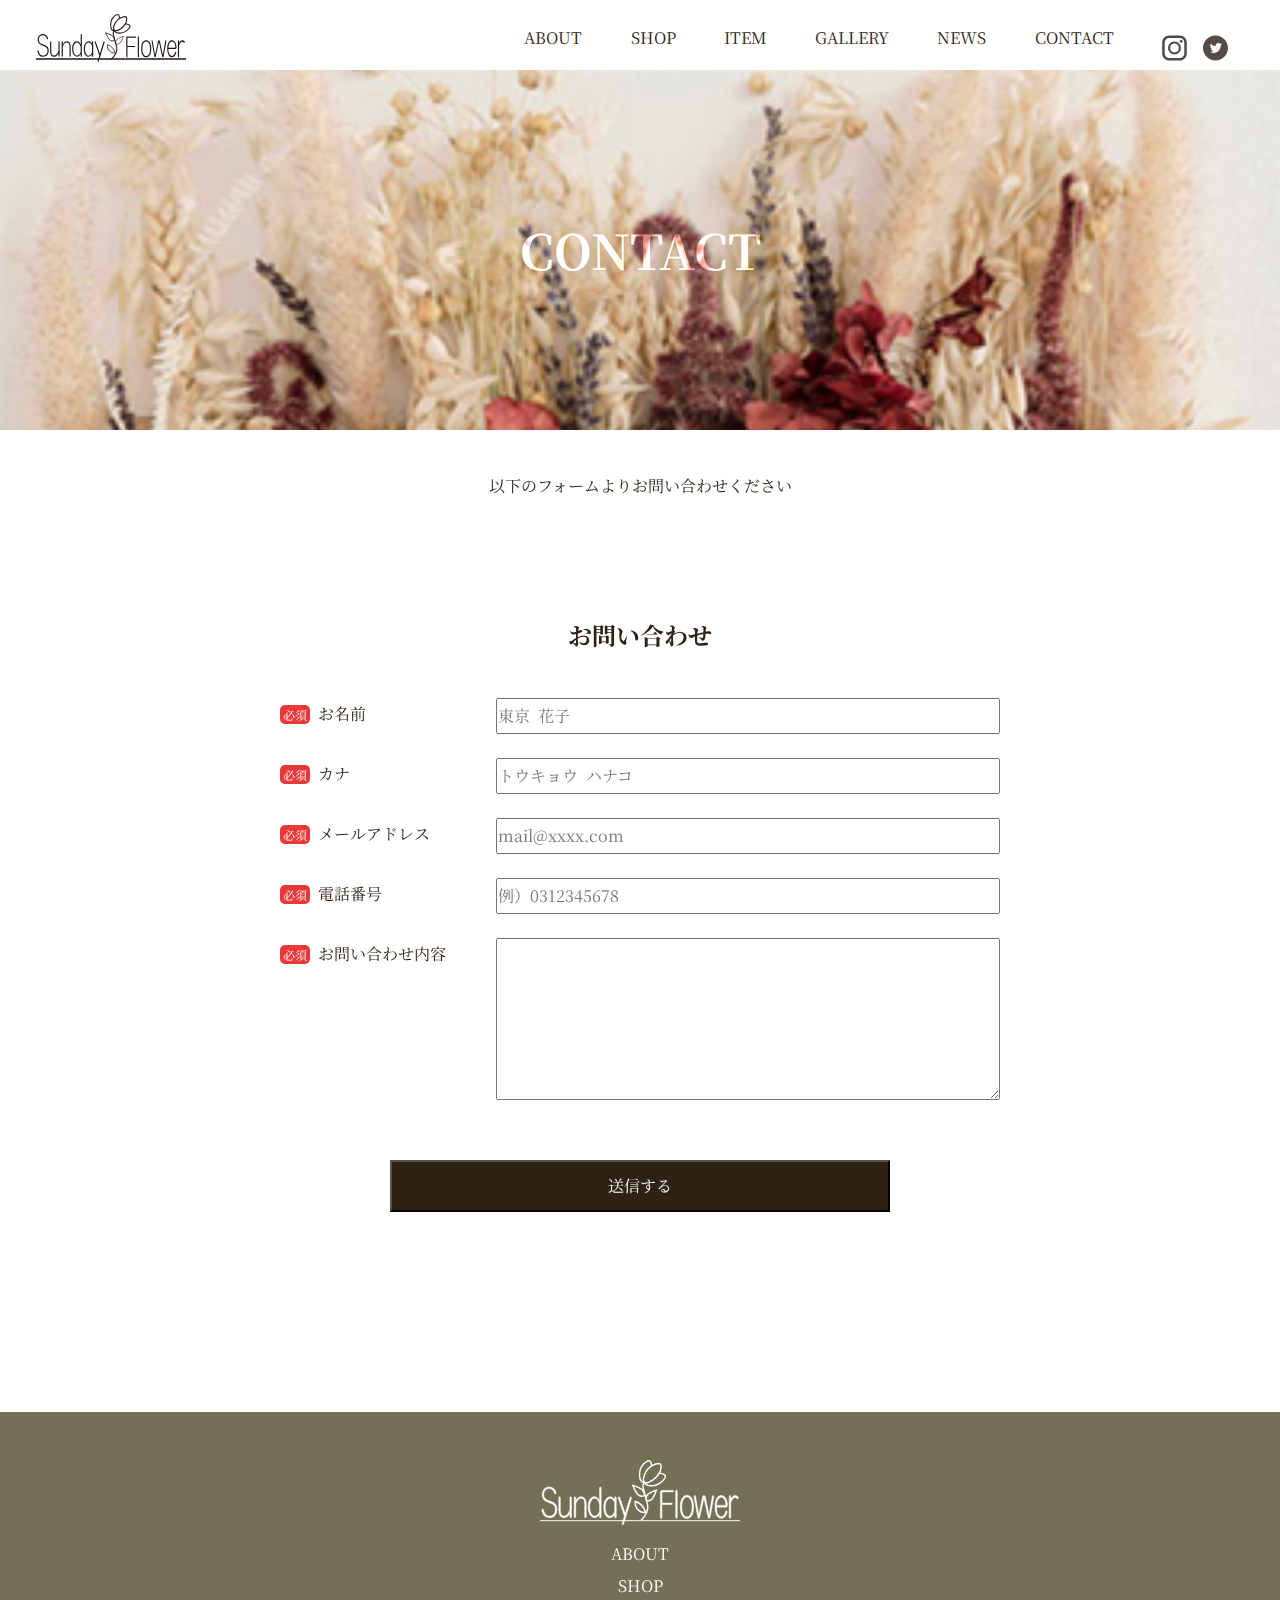
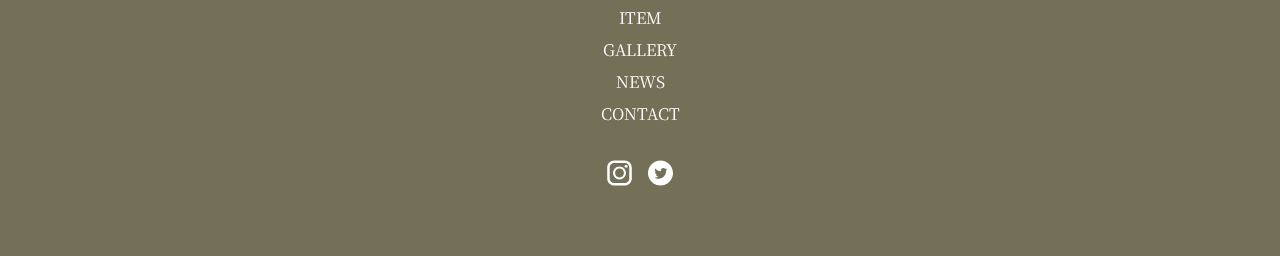
<file: contact.html>
<!DOCTYPE html>
<html lang="ja">
    <head>
        <meta charset="UTF-8" />
        <meta name="viewport" content="width=device-width, initial-scale=1.0" />
        <title>Sunday Flower</title>
        <!-- font -->
        <link rel="preconnect" href="https://fonts.googleapis.com" />
        <link rel="preconnect" href="https://fonts.gstatic.com" crossorigin />
        <link href="https://fonts.googleapis.com/css2?family=Noto+Sans+JP:wght@100..900&family=Noto+Serif+JP:wght@200..900&display=swap" rel="stylesheet" />
        <!-- css -->
        <link rel="stylesheet" href="css/common/reset.css" />
        <link rel="stylesheet" href="css/common/const.css" />
        <link rel="stylesheet" href="css/common/common.css" />
        <link rel="stylesheet" href="css/page/under.css" />
        <link rel="stylesheet" href="css/page/contact.css" />
    </head>

    <body id="top">
        <!-- ============================ -->
        <!-- ヘッダー -->
        <!-- ============================ -->
        <header>
            <div class="header_inner">
                <!-- ロゴ -->
                <div class="logo_box">
                    <a href="index.html">
                        <h1>
                            <img class="logo" src="img/icon/logo.svg" alt="" />
                        </h1>
                    </a>
                </div>
                <!-- ナビ -->
                <nav>
                    <ul>
                        <li class="nav_home"><a href="index.html#top">HOME</a></li>
                        <li class="nav_about"><a href="index.html#about">ABOUT</a></li>
                        <li class="nav_shop"><a href="index.html#shop">SHOP</a></li>
                        <li class="nav_item"><a href="item.html">ITEM</a></li>
                        <li class="nav_gallery"><a href="gallery.html">GALLERY</a></li>
                        <li class="nav_news"><a href="news.html">NEWS</a></li>
                        <li class="nav_contact"><a href="contact.html">CONTACT</a></li>
                        <li>
                            <div class="icon_box">
                                <a href="#"><img src="img/icon/insta.svg" alt="" /></a>
                                <a href="#"><img src="img/icon/x.svg" alt="" /></a>
                            </div>
                        </li>
                    </ul>
                </nav>

                <!-- ハンバーガーメニュー -->
                <div class="hum">
                    <span></span>
                    <span></span>
                    <span></span>
                </div>
            </div>
        </header>

        <!-- ============================ -->
        <!-- CONTACT メイン -->
        <!-- ============================ -->
        <main class="contact under">
            <!-- top画像 -->
            <div>
                <div class="top_box">
                    <img src="img/top/contact_top.png" alt="" />
                    <h1 class="top_title">CONTACT</h1>
                </div>
                <div class="top_text">
                    <p>以下のフォームよりお問い合わせください</p>
                </div>
            </div>

            <section>
                <div class="center">
                    <!-- 入力フォーム -->
                    <form class="form" action="" method="post">
                        <h2>お問い合わせ</h2>
                        <dl class="form_box">
                            <dt>
                                <label for="name"><span class="required">必須</span>お名前</label>
                            </dt>
                            <dd><input type="text" id="name" name="name" value="" placeholder="東京  花子" required /></dd>
                        </dl>
                        <dl class="form_box">
                            <dt>
                                <label for="kana"><span class="required">必須</span>カナ</label>
                            </dt>
                            <dd><input type="text" id="kana" name="kana" value="" placeholder="トウキョウ  ハナコ" required /></dd>
                        </dl>
                        <dl class="form_box">
                            <dt>
                                <label for="email"><span class="required">必須</span>メールアドレス</label>
                            </dt>
                            <dd><input type="email" id="email" name="email" value="" placeholder="mail@xxxx.com" data-conv-half-alphanumeric="true" required /></dd>
                        </dl>
                        <dl class="form_box">
                            <dt>
                                <label for="phone"><span class="required">必須</span>電話番号</label>
                            </dt>
                            <dd><input type="tel" id="phone" name="phone" value="" placeholder="例）0312345678" required /></dd>
                        </dl>
                        <dl class="form_box">
                            <dt>
                                <label for="detail"><span class="required">必須</span>お問い合わせ内容</label>
                            </dt>
                            <dd><textarea id="detail" name="detail" rows="5"></textarea></dd>
                        </dl>
                        <input type="submit" class="btn" value="送信する" />
                    </form>
                </div>
            </section>
        </main>

        <!-- ============================ -->
        <!-- フッター -->
        <!-- ============================ -->
        <footer>
            <div class="footer_inner">
                <!-- ロゴ -->
                <div class="logo_box">
                    <a href="index.html">
                        <h1>
                            <img class="logo" src="img/icon/logo_w.svg" alt="" />
                        </h1>
                    </a>
                </div>
                <!-- ナビ -->
                <nav>
                    <ul>
                        <li class="nav_home"><a href="index.html#top">HOME</a></li>
                        <li class="nav_about"><a href="index.html#about">ABOUT</a></li>
                        <li class="nav_shop"><a href="index.html#shop">SHOP</a></li>
                        <li class="nav_item"><a href="item.html">ITEM</a></li>
                        <li class="nav_gallery"><a href="gallery.html">GALLERY</a></li>
                        <li class="nav_news"><a href="news.html">NEWS</a></li>
                        <li class="nav_contact"><a href="contact.html">CONTACT</a></li>
                        <li>
                            <div class="icon_box">
                                <a href="#"><img src="img/icon/insta_w.svg" alt="" /></a>
                                <a href="#"><img src="img/icon/x_w.svg" alt="" /></a>
                            </div>
                        </li>
                    </ul>
                </nav>
            </div>
        </footer>

        <!-- jquery -->
        <script src="https://ajax.googleapis.com/ajax/libs/jquery/3.3.1/jquery.min.js"></script>
        <!-- js -->
        <script src="js/main.js"></script>
    </body>
</html>
</file>
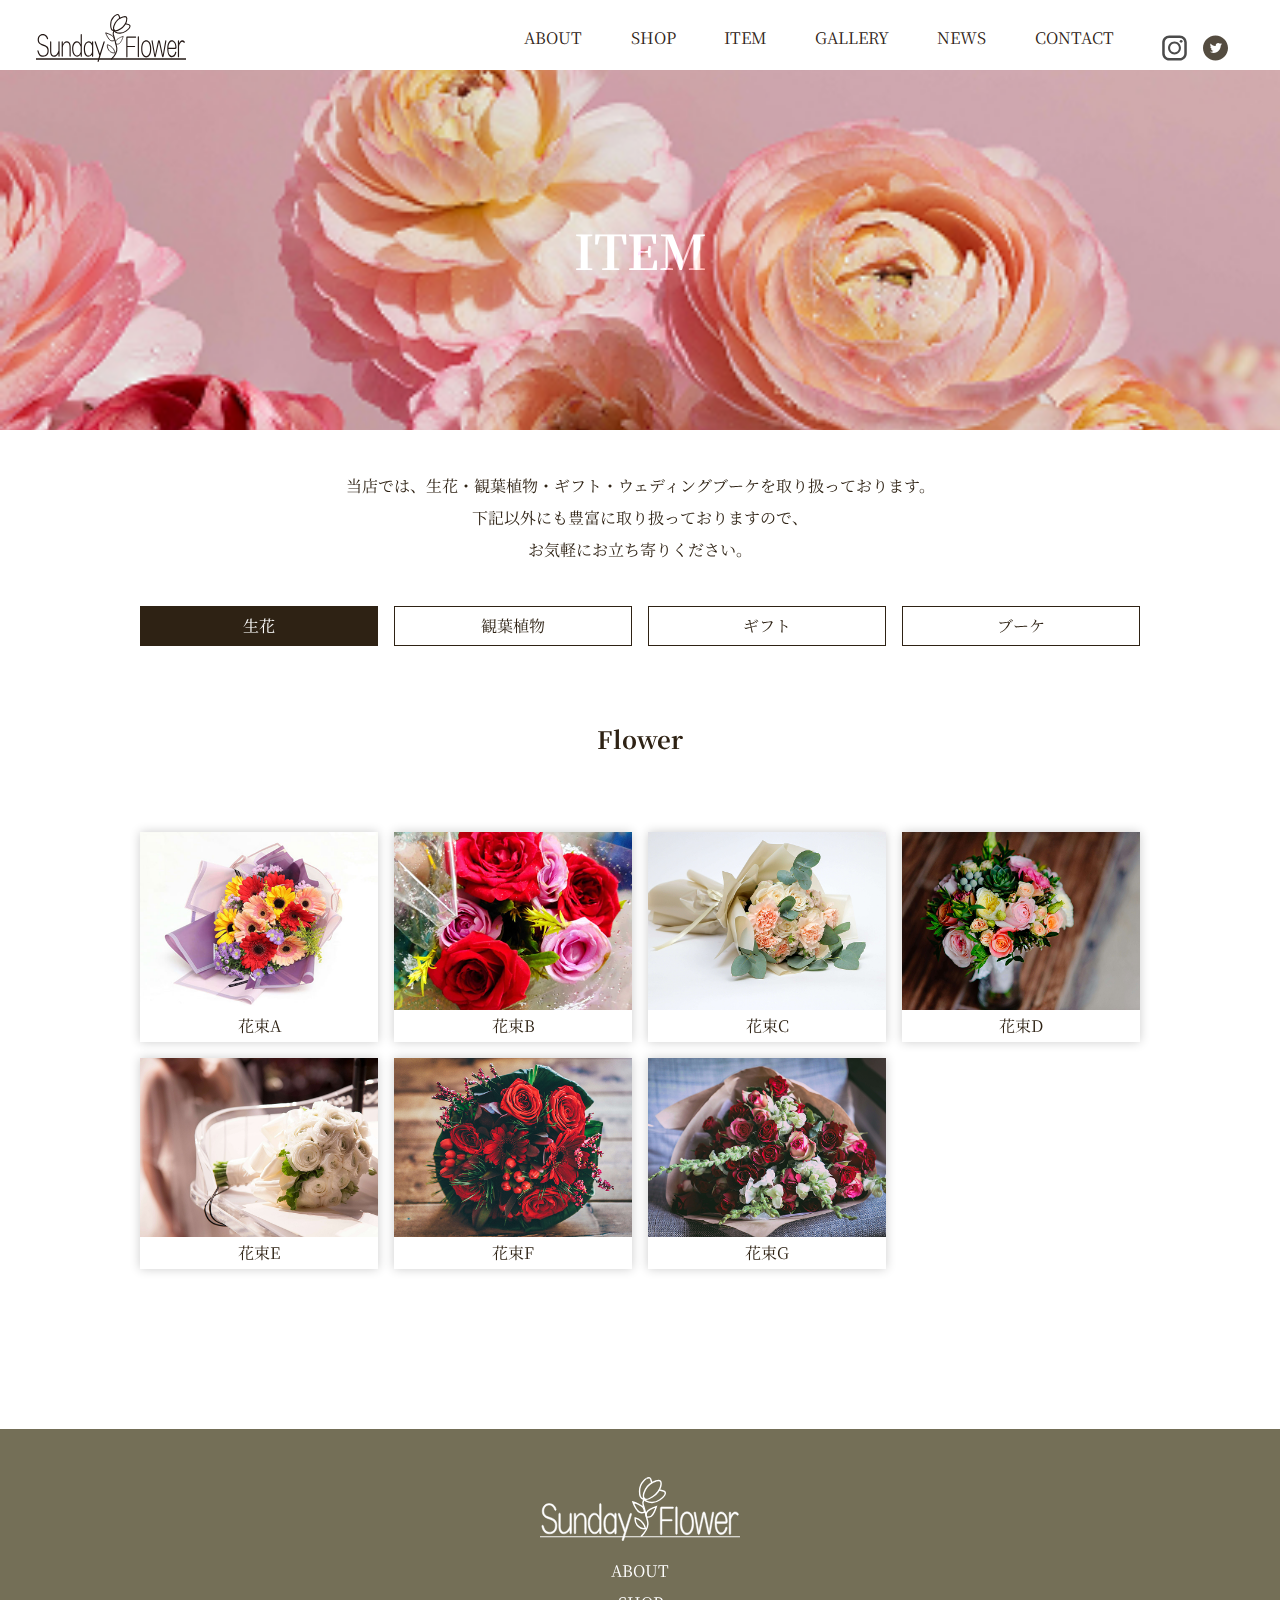
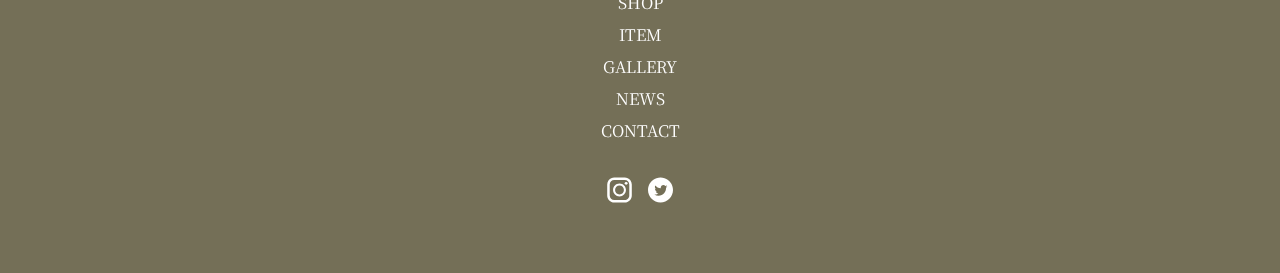
<file: item.html>
<!DOCTYPE html>
<html lang="ja">
    <head>
        <meta charset="UTF-8" />
        <meta name="viewport" content="width=device-width, initial-scale=1.0" />
        <title>Sunday Flower</title>
        <!-- font -->
        <link rel="preconnect" href="https://fonts.googleapis.com" />
        <link rel="preconnect" href="https://fonts.gstatic.com" crossorigin />
        <link href="https://fonts.googleapis.com/css2?family=Noto+Sans+JP:wght@100..900&family=Noto+Serif+JP:wght@200..900&display=swap" rel="stylesheet" />
        <!-- css -->
        <link rel="stylesheet" href="css/common/reset.css" />
        <link rel="stylesheet" href="css/common/const.css" />
        <link rel="stylesheet" href="css/common/common.css" />
        <link rel="stylesheet" href="css/page/under.css" />
        <link rel="stylesheet" href="css/page/item.css" />
    </head>

    <body id="top">
        <!-- ============================ -->
        <!-- ヘッダー -->
        <!-- ============================ -->
        <header>
            <div class="header_inner">
                <!-- ロゴ -->
                <div class="logo_box">
                    <a href="index.html">
                        <h1>
                            <img class="logo" src="img/icon/logo.svg" alt="" />
                        </h1>
                    </a>
                </div>
                <!-- ナビ -->
                <nav>
                    <ul>
                        <li class="nav_home"><a href="index.html#top">HOME</a></li>
                        <li class="nav_about"><a href="index.html#about">ABOUT</a></li>
                        <li class="nav_shop"><a href="index.html#shop">SHOP</a></li>
                        <li class="nav_item"><a href="item.html">ITEM</a></li>
                        <li class="nav_gallery"><a href="gallery.html">GALLERY</a></li>
                        <li class="nav_news"><a href="news.html">NEWS</a></li>
                        <li class="nav_contact"><a href="contact.html">CONTACT</a></li>
                        <li>
                            <div class="icon_box">
                                <a href="#"><img src="img/icon/insta.svg" alt="" /></a>
                                <a href="#"><img src="img/icon/x.svg" alt="" /></a>
                            </div>
                        </li>
                    </ul>
                </nav>

                <!-- ハンバーガーメニュー -->
                <div class="hum">
                    <span></span>
                    <span></span>
                    <span></span>
                </div>
            </div>
        </header>

        <!-- ============================ -->
        <!-- ITEM メイン -->
        <!-- ============================ -->
        <main class="item under">
            <!-- top画像 -->
            <div>
                <div class="top_box">
                    <img src="img/top/item_top.jpg" alt="" />
                    <h1 class="top_title">ITEM</h1>
                </div>
                <div class="top_text">
                    <p>当店では、生花・観葉植物・ギフト・ウェディングブーケを取り扱っております。</p>
                    <p>下記以外にも豊富に取り扱っておりますので、</p>
                    <p>お気軽にお立ち寄りください。</p>
                </div>
            </div>

            <div class="tab_container">
                <!-- <div class="tab_name"> -->
                <input type="radio" id="flower" name="tab" checked />
                <label for="flower"><span>生花</span></label>
                <input type="radio" id="plants" name="tab" />
                <label for="plants"><span>観葉植物</span></label>
                <input type="radio" id="gift" name="tab" />
                <label for="gift"><span>ギフト</span></label>
                <input type="radio" id="bouquet" name="tab" />
                <label for="bouquet"><span>ブーケ</span></label>
                <!-- </div> -->
            </div>

            <!--------------------------Flower  ------------------------------------------------>
            <section id="flower_contents" class="tab_contents">
                <h2 class="title">Flower</h2>
                <!--画像のリスト-->
                <div class="item_box">
                    <figure>
                        <a href="item_01.html">
                            <div class="img_box">
                                <img src="img/item/item_01.png" alt="" />
                            </div>
                            <figcaption>花束A</figcaption>
                        </a>
                    </figure>
                    <figure>
                        <a href="#">
                            <div class="img_box">
                                <img src="img/item/item_02.png" alt="" />
                            </div>
                            <figcaption>花束B</figcaption>
                        </a>
                    </figure>
                    <figure>
                        <a href="#">
                            <div class="img_box">
                                <img src="img/item/item_03.png" alt="" />
                            </div>
                            <figcaption>花束C</figcaption>
                        </a>
                    </figure>
                    <figure>
                        <a href="#">
                            <div class="img_box">
                                <img src="img/item/item_04.png" alt="" />
                            </div>
                            <figcaption>花束D</figcaption>
                        </a>
                    </figure>
                    <figure>
                        <a href="#">
                            <div class="img_box">
                                <img src="img/item/item_05.png" alt="" />
                            </div>
                            <figcaption>花束E</figcaption>
                        </a>
                    </figure>
                    <figure>
                        <a href="#">
                            <div class="img_box">
                                <img src="img/item/item_06.png" alt="" />
                            </div>
                            <figcaption>花束F</figcaption>
                        </a>
                    </figure>
                    <figure>
                        <a href="#">
                            <div class="img_box">
                                <img src="img/item/item_07.png" alt="" />
                            </div>
                            <figcaption>花束G</figcaption>
                        </a>
                    </figure>
                </div>
            </section>
            <!--------------------------plants  ------------------------------------------------>
            <section id="plants_contents" class="tab_contents">
                <h2 class="title">plants</h2>
                <!--画像のリスト-->
                <div class="item_box">
                    <figure>
                        <a href="#">
                            <div class="img_box">
                                <img src="img/item/plants_01.png" alt="" />
                            </div>
                            <figcaption>観葉植物A</figcaption>
                        </a>
                    </figure>
                    <figure>
                        <a href="#">
                            <div class="img_box">
                                <img src="img/item/plants_02.png" alt="" />
                            </div>
                            <figcaption>観葉植物B</figcaption>
                        </a>
                    </figure>
                    <figure>
                        <a href="#">
                            <div class="img_box">
                                <img src="img/item/plants_03.png" alt="" />
                            </div>
                            <figcaption>観葉植物C</figcaption>
                        </a>
                    </figure>
                    <figure>
                        <a href="#">
                            <div class="img_box">
                                <img src="img/item/plants_04.png" alt="" />
                            </div>
                            <figcaption>観葉植物D</figcaption>
                        </a>
                    </figure>
                </div>
            </section>
            <!--------------------------gift  ------------------------------------------------>
            <section id="gift_contents" class="tab_contents">
                <h2 class="title">gift</h2>
                <!--画像のリスト-->
                <div class="item_box">
                    <figure>
                        <a href="#">
                            <div class="img_box">
                                <img src="img/item/gift_01.png" alt="" />
                            </div>
                            <figcaption>ギフトA</figcaption>
                        </a>
                    </figure>
                    <figure>
                        <a href="#">
                            <div class="img_box">
                                <img src="img/item/gift_02.png" alt="" />
                            </div>
                            <figcaption>ギフトB</figcaption>
                        </a>
                    </figure>
                    <figure>
                        <a href="#">
                            <div class="img_box">
                                <img src="img/item/gift_03.png" alt="" />
                            </div>
                            <figcaption>ギフトC</figcaption>
                        </a>
                    </figure>
                    <figure>
                        <a href="#">
                            <div class="img_box">
                                <img src="img/item/gift_04.png" alt="" />
                            </div>
                            <figcaption>ギフトD</figcaption>
                        </a>
                    </figure>
                    <figure>
                        <a href="#">
                            <div class="img_box">
                                <img src="img/item/gift_05.png" alt="" />
                            </div>
                            <figcaption>ギフトE</figcaption>
                        </a>
                    </figure>
                </div>
            </section>
            <!--------------------------bouquet  ------------------------------------------------>
            <section id="bouquet_contents" class="tab_contents">
                <h2 class="title">bouquet</h2>
                <!--画像のリスト-->
                <div class="item_box">
                    <figure>
                        <a href="#">
                            <div class="img_box">
                                <img src="img/item/bouquet_01.png" alt="" />
                            </div>
                            <figcaption>ブーケA</figcaption>
                        </a>
                    </figure>
                    <figure>
                        <a href="#">
                            <div class="img_box">
                                <img src="img/item/bouquet_02.png" alt="" />
                            </div>
                            <figcaption>ブーケB</figcaption>
                        </a>
                    </figure>
                    <figure>
                        <a href="#">
                            <div class="img_box">
                                <img src="img/item/bouquet_03.png" alt="" />
                            </div>
                            <figcaption>ブーケC</figcaption>
                        </a>
                    </figure>
                    <figure>
                        <a href="#">
                            <div class="img_box">
                                <img src="img/item/bouquet_04.png" alt="" />
                            </div>
                            <figcaption>ブーケD</figcaption>
                        </a>
                    </figure>
                    <figure>
                        <a href="#">
                            <div class="img_box">
                                <img src="img/item/bouquet_05.png" alt="" />
                            </div>
                            <figcaption>ブーケE</figcaption>
                        </a>
                    </figure>
                    <figure>
                        <a href="#">
                            <div class="img_box">
                                <img src="img/item/bouquet_06.png" alt="" />
                            </div>
                            <figcaption>ブーケF</figcaption>
                        </a>
                    </figure>
                    <figure>
                        <a href="#">
                            <div class="img_box">
                                <img src="img/item/bouquet_07.png" alt="" />
                            </div>
                            <figcaption>ブーケG</figcaption>
                        </a>
                    </figure>
                    <figure>
                        <a href="#">
                            <div class="img_box">
                                <img src="img/item/bouquet_08.png" alt="" />
                            </div>
                            <figcaption>ブーケH</figcaption>
                        </a>
                    </figure>
                </div>
            </section>
        </main>

        <!-- ============================ -->
        <!-- フッター -->
        <!-- ============================ -->
        <footer>
            <div class="footer_inner">
                <!-- ロゴ -->
                <div class="logo_box">
                    <a href="index.html">
                        <h1>
                            <img class="logo" src="img/icon/logo_w.svg" alt="" />
                        </h1>
                    </a>
                </div>
                <!-- ナビ -->
                <nav>
                    <ul>
                        <li class="nav_home"><a href="index.html#top">HOME</a></li>
                        <li class="nav_about"><a href="index.html#about">ABOUT</a></li>
                        <li class="nav_shop"><a href="index.html#shop">SHOP</a></li>
                        <li class="nav_item"><a href="item.html">ITEM</a></li>
                        <li class="nav_gallery"><a href="gallery.html">GALLERY</a></li>
                        <li class="nav_news"><a href="news.html">NEWS</a></li>
                        <li class="nav_contact"><a href="contact.html">CONTACT</a></li>
                        <li>
                            <div class="icon_box">
                                <a href="#"><img src="img/icon/insta_w.svg" alt="" /></a>
                                <a href="#"><img src="img/icon/x_w.svg" alt="" /></a>
                            </div>
                        </li>
                    </ul>
                </nav>
            </div>
        </footer>

        <!-- jquery -->
        <script src="https://ajax.googleapis.com/ajax/libs/jquery/3.3.1/jquery.min.js"></script>
        <!-- js -->
        <script src="js/main.js"></script>
    </body>
</html>
</file>
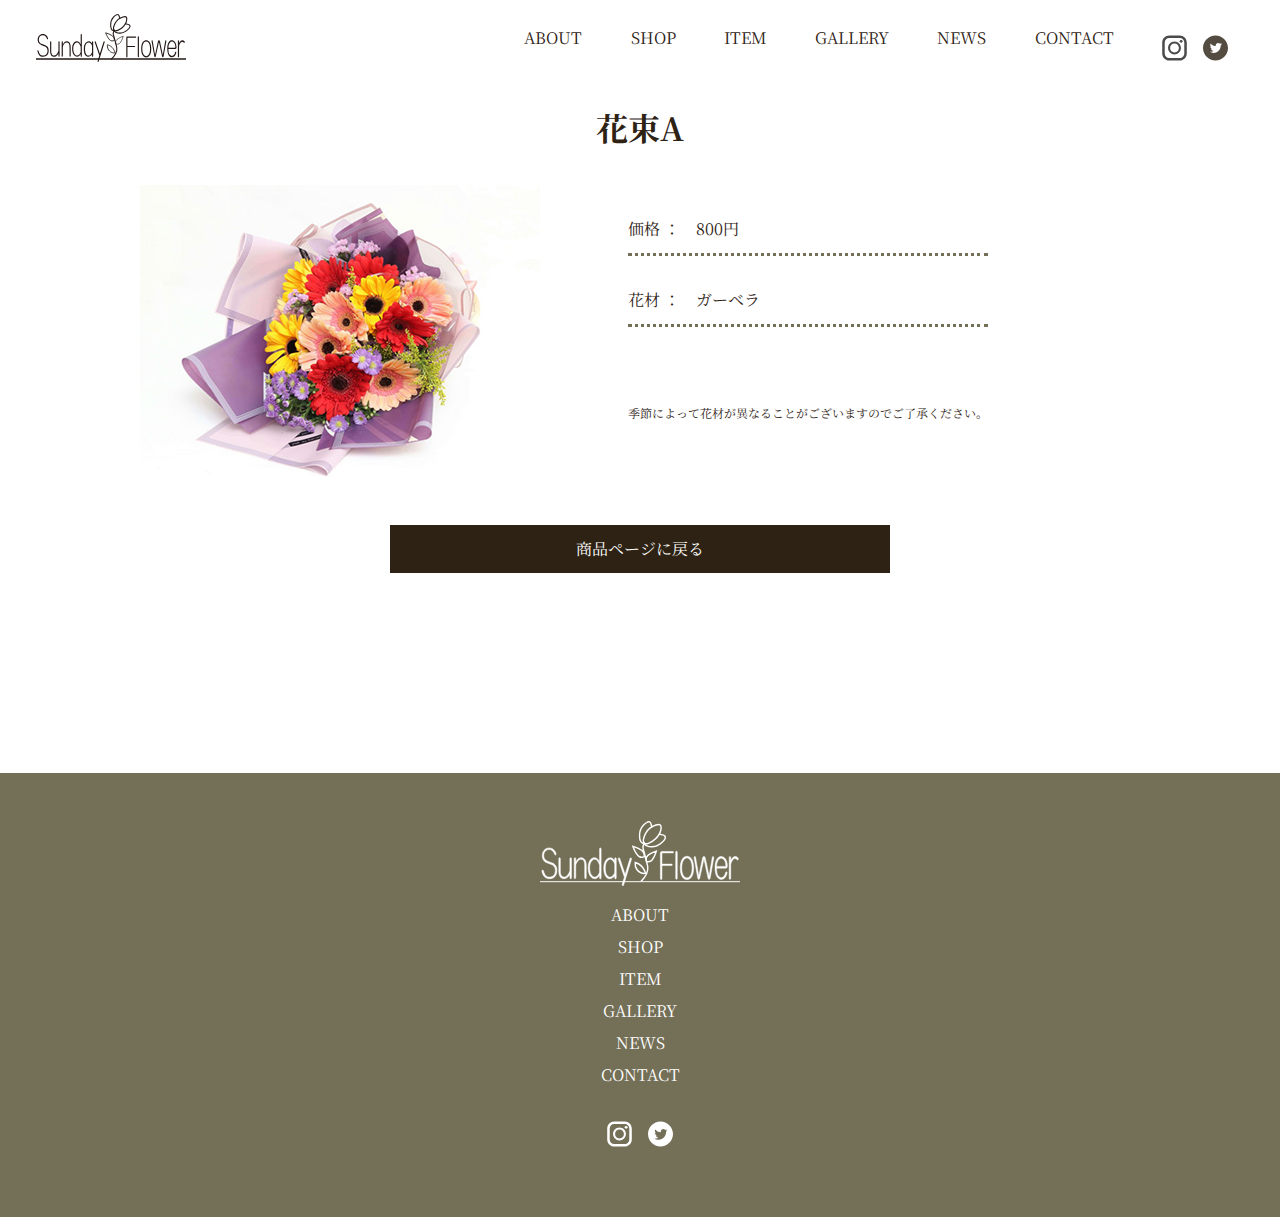
<file: item_01.html>
<!DOCTYPE html>
<html lang="ja">
    <head>
        <meta charset="UTF-8" />
        <meta name="viewport" content="width=device-width, initial-scale=1.0" />
        <title>Sunday Flower</title>
        <!-- font -->
        <link rel="preconnect" href="https://fonts.googleapis.com" />
        <link rel="preconnect" href="https://fonts.gstatic.com" crossorigin />
        <link href="https://fonts.googleapis.com/css2?family=Noto+Sans+JP:wght@100..900&family=Noto+Serif+JP:wght@200..900&display=swap" rel="stylesheet" />
        <!-- css -->
        <link rel="stylesheet" href="css/common/reset.css" />
        <link rel="stylesheet" href="css/common/const.css" />
        <link rel="stylesheet" href="css/common/common.css" />
        <link rel="stylesheet" href="css/page/item_single.css" />
    </head>

    <body id="top">
        <!-- ============================ -->
        <!-- ヘッダー -->
        <!-- ============================ -->
        <header>
            <div class="header_inner">
                <!-- ロゴ -->
                <div class="logo_box">
                    <a href="index.html">
                        <h1>
                            <img class="logo" src="img/icon/logo.svg" alt="" />
                        </h1>
                    </a>
                </div>
                <!-- ナビ -->
                <nav>
                    <ul>
                        <li class="nav_home"><a href="index.html#top">HOME</a></li>
                        <li class="nav_about"><a href="index.html#about">ABOUT</a></li>
                        <li class="nav_shop"><a href="index.html#shop">SHOP</a></li>
                        <li class="nav_item"><a href="item.html">ITEM</a></li>
                        <li class="nav_gallery"><a href="gallery.html">GALLERY</a></li>
                        <li class="nav_news"><a href="news.html">NEWS</a></li>
                        <li class="nav_contact"><a href="contact.html">CONTACT</a></li>
                        <li>
                            <div class="icon_box">
                                <a href="#"><img src="img/icon/insta.svg" alt="" /></a>
                                <a href="#"><img src="img/icon/x.svg" alt="" /></a>
                            </div>
                        </li>
                    </ul>
                </nav>

                <!-- ハンバーガーメニュー -->
                <div class="hum">
                    <span></span>
                    <span></span>
                    <span></span>
                </div>
            </div>
        </header>

        <!-- ============================ -->
        <!-- ITEM 個別 メイン -->
        <!-- ============================ -->
        <main>
            <section class="flower_under">
                <h1 class="center">花束A</h1>
                <div class="flower_under_box">
                    <img src="img/item/item_01.png" alt="" />
                    <div>
                        <dl>
                            <dt>価格 ：</dt>
                            <dd>800円</dd>
                        </dl>
                        <dl>
                            <dt>花材 ：</dt>
                            <dd>ガーベラ</dd>
                        </dl>
                        <p>季節によって花材が異なることがございますのでご了承ください。</p>
                    </div>
                </div>
                <a class="btn" href="item.html#title">商品ページに戻る</a>
            </section>
        </main>

        <!-- ============================ -->
        <!-- フッター -->
        <!-- ============================ -->
        <footer>
            <div class="footer_inner">
                <!-- ロゴ -->
                <div class="logo_box">
                    <a href="index.html">
                        <h1>
                            <img class="logo" src="img/icon/logo_w.svg" alt="" />
                        </h1>
                    </a>
                </div>
                <!-- ナビ -->
                <nav>
                    <ul>
                        <li class="nav_home"><a href="index.html#top">HOME</a></li>
                        <li class="nav_about"><a href="index.html#about">ABOUT</a></li>
                        <li class="nav_shop"><a href="index.html#shop">SHOP</a></li>
                        <li class="nav_item"><a href="item.html">ITEM</a></li>
                        <li class="nav_gallery"><a href="gallery.html">GALLERY</a></li>
                        <li class="nav_news"><a href="news.html">NEWS</a></li>
                        <li class="nav_contact"><a href="contact.html">CONTACT</a></li>
                        <li>
                            <div class="icon_box">
                                <a href="#"><img src="img/icon/insta_w.svg" alt="" /></a>
                                <a href="#"><img src="img/icon/x_w.svg" alt="" /></a>
                            </div>
                        </li>
                    </ul>
                </nav>
            </div>
        </footer>

        <!-- jquery -->
        <script src="https://ajax.googleapis.com/ajax/libs/jquery/3.3.1/jquery.min.js"></script>
        <!-- js -->
        <script src="js/main.js"></script>
    </body>
</html>
</file>
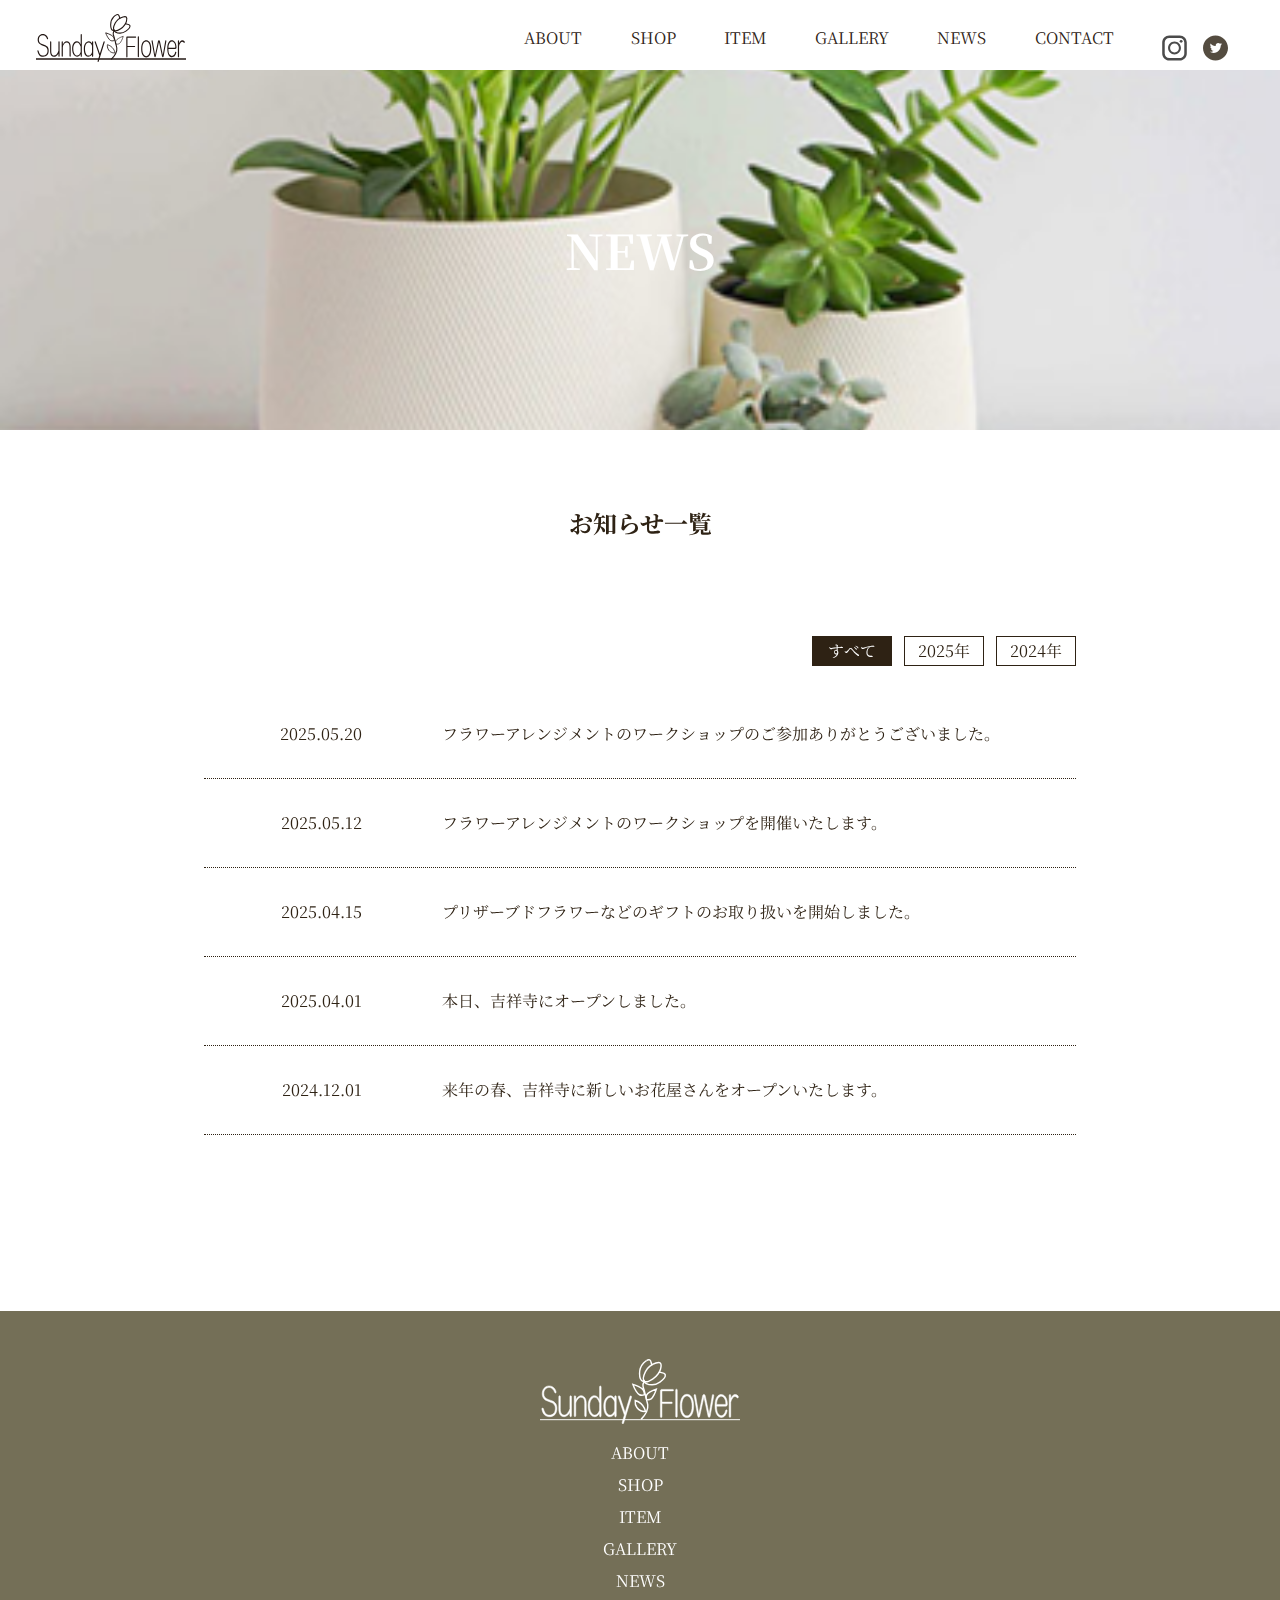
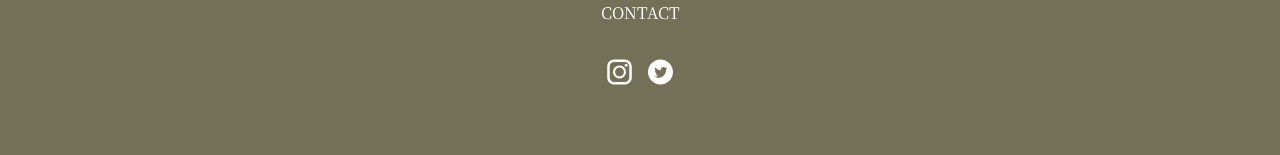
<file: news.html>
<!DOCTYPE html>
<html lang="ja">
    <head>
        <meta charset="UTF-8" />
        <meta name="viewport" content="width=device-width, initial-scale=1.0" />
        <title>Sunday Flower</title>
        <!-- font -->
        <link rel="preconnect" href="https://fonts.googleapis.com" />
        <link rel="preconnect" href="https://fonts.gstatic.com" crossorigin />
        <link href="https://fonts.googleapis.com/css2?family=Noto+Sans+JP:wght@100..900&family=Noto+Serif+JP:wght@200..900&display=swap" rel="stylesheet" />
        <!-- css -->
        <link rel="stylesheet" href="css/common/reset.css" />
        <link rel="stylesheet" href="css/common/const.css" />
        <link rel="stylesheet" href="css/common/common.css" />
        <link rel="stylesheet" href="css/page/under.css" />
        <link rel="stylesheet" href="css/page/news.css" />
    </head>

    <body id="top">
        <!-- ============================ -->
        <!-- ヘッダー -->
        <!-- ============================ -->
        <header>
            <div class="header_inner">
                <!-- ロゴ -->
                <div class="logo_box">
                    <a href="index.html">
                        <h1>
                            <img class="logo" src="img/icon/logo.svg" alt="" />
                        </h1>
                    </a>
                </div>
                <!-- ナビ -->
                <nav>
                    <ul>
                        <li class="nav_home"><a href="#top">HOME</a></li>
                        <li class="nav_about"><a href="index.html#about">ABOUT</a></li>
                        <li class="nav_shop"><a href="index.html#shop">SHOP</a></li>
                        <li class="nav_item"><a href="item.html">ITEM</a></li>
                        <li class="nav_gallery"><a href="gallery.html">GALLERY</a></li>
                        <li class="nav_news"><a href="news.html">NEWS</a></li>
                        <li class="nav_contact"><a href="contact.html">CONTACT</a></li>
                        <li>
                            <div class="icon_box">
                                <a href="#"><img src="img/icon/insta.svg" alt="" /></a>
                                <a href="#"><img src="img/icon/x.svg" alt="" /></a>
                            </div>
                        </li>
                    </ul>
                </nav>

                <!-- ハンバーガーメニュー -->
                <div class="hum">
                    <span></span>
                    <span></span>
                    <span></span>
                </div>
            </div>
        </header>

        <!-- ============================ -->
        <!-- NEWS メイン -->
        <!-- ============================ -->
        <main class="news under">
            <!-- top画像 -->
            <div>
                <div class="top_box">
                    <img src="img/top/news_top.png" alt="" />
                    <h1 class="top_title">NEWS</h1>
                </div>
            </div>

            <section>
                <h2>お知らせ一覧</h2>
                <div class="category right">
                    <a class="year on" href="#">すべて</a>
                    <a class="year" href="#">2025年</a>
                    <a class="year" href="#">2024年</a>
                </div>

                <div class="center">
                    <a href="news_01.html">
                        <dl class="news_box">
                            <dt class="news_date">2025.05.20</dt>
                            <dd class="news_text">フラワーアレンジメントのワークショップのご参加ありがとうございました。</dd>
                        </dl>
                    </a>
                    <a href="#">
                        <dl class="news_box">
                            <dt class="news_date">2025.05.12</dt>
                            <dd class="news_text">フラワーアレンジメントのワークショップを開催いたします。</dd>
                        </dl>
                    </a>
                    <a href="#">
                        <dl class="news_box">
                            <dt class="news_date">2025.04.15</dt>
                            <dd class="news_text">プリザーブドフラワーなどのギフトのお取り扱いを開始しました。</dd>
                        </dl>
                    </a>
                    <a href="#">
                        <dl class="news_box">
                            <dt class="news_date">2025.04.01</dt>
                            <dd class="news_text">本日、吉祥寺にオープンしました。</dd>
                        </dl>
                    </a>
                    <a href="#">
                        <dl class="news_box">
                            <dt class="news_date">2024.12.01</dt>
                            <dd class="news_text">来年の春、吉祥寺に新しいお花屋さんをオープンいたします。</dd>
                        </dl>
                    </a>
                </div>
            </section>
        </main>

        <!-- ============================ -->
        <!-- フッター -->
        <!-- ============================ -->
        <footer>
            <div class="footer_inner">
                <!-- ロゴ -->
                <div class="logo_box">
                    <a href="index.html">
                        <h1>
                            <img class="logo" src="img/icon/logo_w.svg" alt="" />
                        </h1>
                    </a>
                </div>
                <!-- ナビ -->
                <nav>
                    <ul>
                        <li class="nav_home"><a href="index.html#top">HOME</a></li>
                        <li class="nav_about"><a href="index.html#about">ABOUT</a></li>
                        <li class="nav_shop"><a href="index.html#shop">SHOP</a></li>
                        <li class="nav_item"><a href="item.html">ITEM</a></li>
                        <li class="nav_gallery"><a href="gallery.html">GALLERY</a></li>
                        <li class="nav_news"><a href="news.html">NEWS</a></li>
                        <li class="nav_contact"><a href="contact.html">CONTACT</a></li>
                        <li>
                            <div class="icon_box">
                                <a href="#"><img src="img/icon/insta_w.svg" alt="" /></a>
                                <a href="#"><img src="img/icon/x_w.svg" alt="" /></a>
                            </div>
                        </li>
                    </ul>
                </nav>
            </div>
        </footer>

        <!-- jquery -->
        <script src="https://ajax.googleapis.com/ajax/libs/jquery/3.3.1/jquery.min.js"></script>
        <!-- js -->
        <script src="js/main.js"></script>
        <script src="js/news.js"></script>
    </body>
</html>
</file>
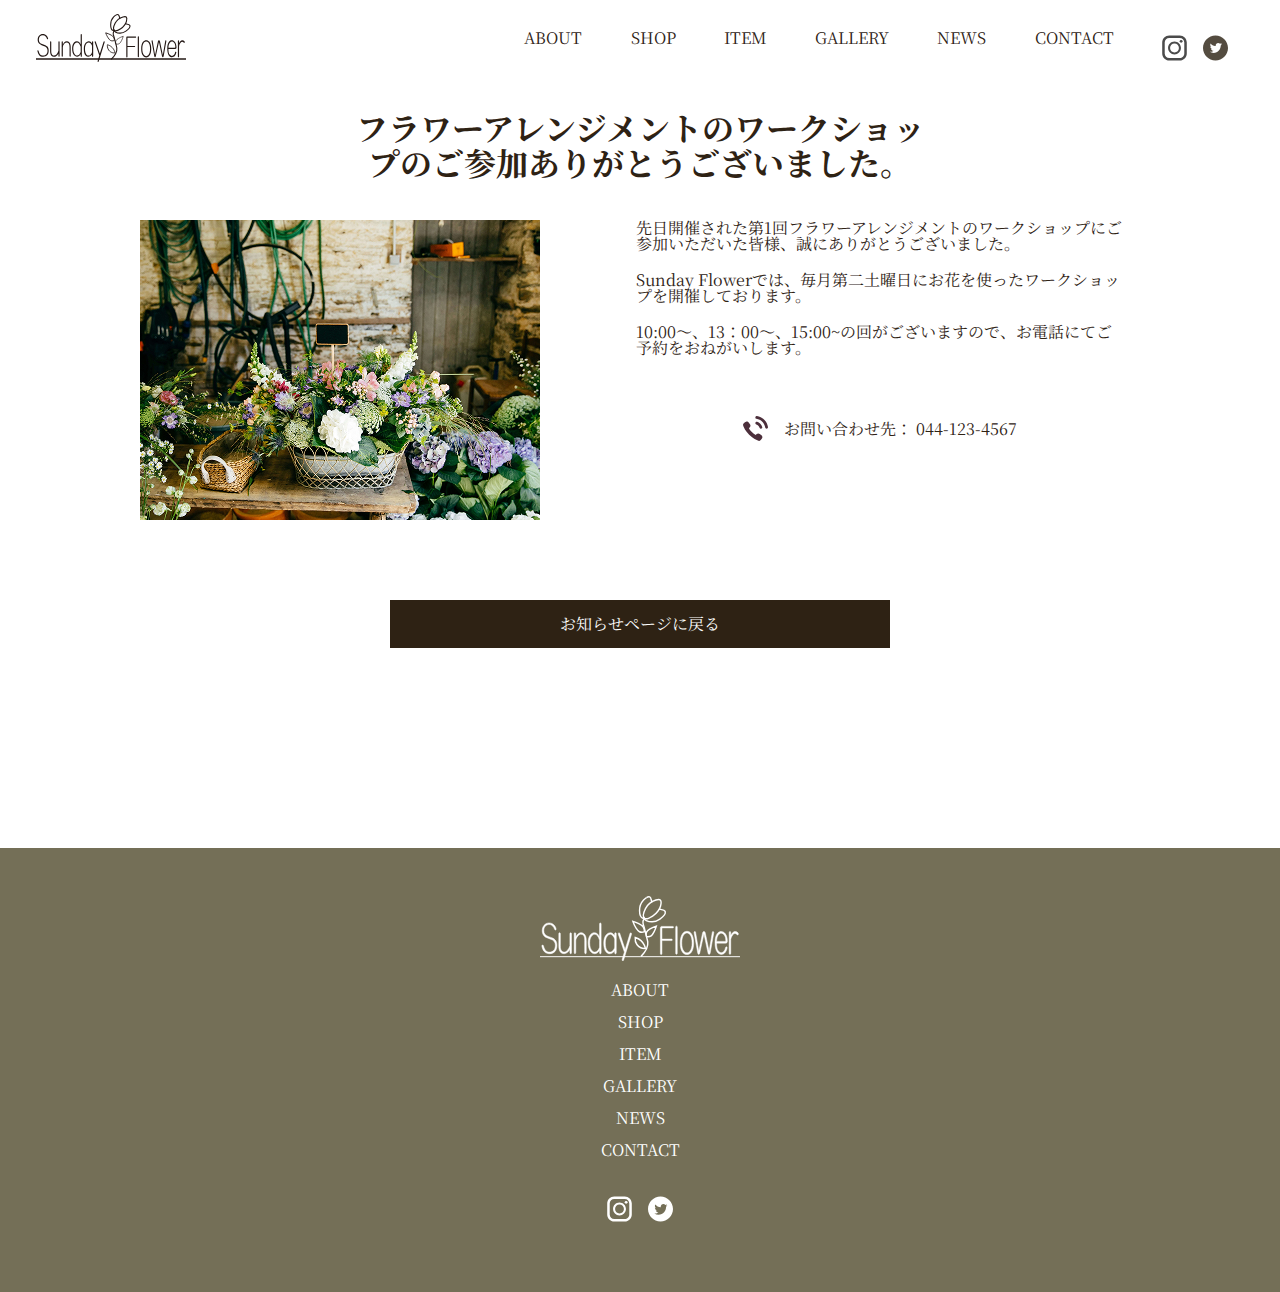
<file: news_01.html>
<!DOCTYPE html>
<html lang="ja">
    <head>
        <meta charset="UTF-8" />
        <meta name="viewport" content="width=device-width, initial-scale=1.0" />
        <title>Sunday Flower</title>
        <!-- font -->
        <link rel="preconnect" href="https://fonts.googleapis.com" />
        <link rel="preconnect" href="https://fonts.gstatic.com" crossorigin />
        <link href="https://fonts.googleapis.com/css2?family=Noto+Sans+JP:wght@100..900&family=Noto+Serif+JP:wght@200..900&display=swap" rel="stylesheet" />
        <!-- css -->
        <link rel="stylesheet" href="css/common/reset.css" />
        <link rel="stylesheet" href="css/common/const.css" />
        <link rel="stylesheet" href="css/common/common.css" />
        <link rel="stylesheet" href="css/page/news_single.css" />
    </head>

    <body id="top">
        <!-- ============================ -->
        <!-- ヘッダー -->
        <!-- ============================ -->
        <header>
            <div class="header_inner">
                <!-- ロゴ -->
                <div class="logo_box">
                    <a href="index.html">
                        <h1>
                            <img class="logo" src="img/icon/logo.svg" alt="" />
                        </h1>
                    </a>
                </div>
                <!-- ナビ -->
                <nav>
                    <ul>
                        <li class="nav_home"><a href="index.html#top">HOME</a></li>
                        <li class="nav_about"><a href="index.html#about">ABOUT</a></li>
                        <li class="nav_shop"><a href="index.html#shop">SHOP</a></li>
                        <li class="nav_item"><a href="item.html">ITEM</a></li>
                        <li class="nav_gallery"><a href="gallery.html">GALLERY</a></li>
                        <li class="nav_news"><a href="news.html">NEWS</a></li>
                        <li class="nav_contact"><a href="contact.html">CONTACT</a></li>
                        <li>
                            <div class="icon_box">
                                <a href="#"><img src="img/icon/insta.svg" alt="" /></a>
                                <a href="#"><img src="img/icon/x.svg" alt="" /></a>
                            </div>
                        </li>
                    </ul>
                </nav>

                <!-- ハンバーガーメニュー -->
                <div class="hum">
                    <span></span>
                    <span></span>
                    <span></span>
                </div>
            </div>
        </header>

        <!-- ============================ -->
        <!-- NEWS 個別 メイン -->
        <!-- ============================ -->
        <main>
            <section class="news_under">
                <h1 class="center">フラワーアレンジメントのワークショップのご参加ありがとうございました。</h1>

                <div class="news_under_box">
                    <div class="news_text">
                        <p class="left">先日開催された第1回フラワーアレンジメントのワークショップにご参加いただいた皆様、誠にありがとうございました。</p>
                        <p class="left">Sunday Flowerでは、毎月第二土曜日にお花を使ったワークショップを開催しております。</p>
                        <p class="left">10:00～、13：00～、15:00~の回がございますので、お電話にてご予約をおねがいします。</p>
                        <div class="reserve_tel">
                            <img class="tel_icon" src="img/icon/tel.svg" alt="" />
                            <span>お問い合わせ先： 044-123-4567</span>
                        </div>
                    </div>
                    <img src="img/news/news_01.jpg" alt="" />
                </div>
                <a class="btn" href="news.html">お知らせページに戻る</a>
            </section>
        </main>

        <!-- ============================ -->
        <!-- フッター -->
        <!-- ============================ -->
        <footer>
            <div class="footer_inner">
                <!-- ロゴ -->
                <div class="logo_box">
                    <a href="index.html">
                        <h1>
                            <img class="logo" src="img/icon/logo_w.svg" alt="" />
                        </h1>
                    </a>
                </div>
                <!-- ナビ -->
                <nav>
                    <ul>
                        <li class="nav_home"><a href="index.html#top">HOME</a></li>
                        <li class="nav_about"><a href="index.html#about">ABOUT</a></li>
                        <li class="nav_shop"><a href="index.html#shop">SHOP</a></li>
                        <li class="nav_item"><a href="item.html">ITEM</a></li>
                        <li class="nav_gallery"><a href="gallery.html">GALLERY</a></li>
                        <li class="nav_news"><a href="news.html">NEWS</a></li>
                        <li class="nav_contact"><a href="contact.html">CONTACT</a></li>
                        <li>
                            <div class="icon_box">
                                <a href="#"><img src="img/icon/insta_w.svg" alt="" /></a>
                                <a href="#"><img src="img/icon/x_w.svg" alt="" /></a>
                            </div>
                        </li>
                    </ul>
                </nav>
            </div>
        </footer>

        <!-- jquery -->
        <script src="https://ajax.googleapis.com/ajax/libs/jquery/3.3.1/jquery.min.js"></script>
        <!-- js -->
        <script src="js/main.js"></script>
    </body>
</html>
</file>
<file: css/common/const.css>
@charset 'UTF-8';

/* ----------------- */
/* Z-indexの管理 */
/* ----------------- */
/* 
-1  :キービジュアル(mv)
10  :ヘッダー
10  :ハンバーガーメニュー（nav）
20  :ハンバーガーメニュー（span）
 */

:root {
    /* font */
    --font_sans: "Noto Sans JP", sans-serif;
    --font_serif: "Noto Serif JP", serif;
    --size_s: 12px;
    --size_m: 16px;
    --size_l: 24px;
    --size_ll: 32px;
    --size_xl: 48px;

    /* color */
    /* --color_1: #9f9460;
    --color_2: #eff0f0;
    --color_3: #31371b;
    --color_rgb_1: 159, 148, 96;
    --color_rgb_2: 239, 240, 240;
    --color_rgb_3: 49, 55, 27; */

    /* color */
    /* --color_1: #aa4d53;
    --color_2: #f7f6f6;
    --color_3: #4c2f3b;
    --color_rgb_1: 170, 77, 83;
    --color_rgb_2: 247, 246, 246;
    --color_rgb_3: 76, 47, 59; */

    /* color */
    /* --color_1: #627962;
    --color_2: #f1eceb;
    --color_3: #363427;
    --color_rgb_1: 98, 121, 98;
    --color_rgb_2: 241, 236, 235;
    --color_rgb_3: 54, 52, 39; */

    /* color */
    /* --color_1: #a6b5a5;
    --color_2: #f4ebda;
    --color_3: #262724;
    --color_rgb_1: 166, 181, 165;
    --color_rgb_2: 244, 235, 218;
    --color_rgb_3: 38, 39, 36; */

    /* color */
    /* --color_1: #365c3b;
    --color_2: #fff3e7;
    --color_3: #43311f;
    --color_rgb_1: 54, 92, 59;
    --color_rgb_2: 255, 243, 231;
    --color_rgb_3: 67, 49, 31; */

    /* color */
    --color_1: #746f57;
    --color_2: #f9f9f8;
    --color_3: #2e2214;
    --color_rgb_1: 116, 111, 87;
    --color_rgb_2: 249, 249, 248;
    --color_rgb_3: 46, 34, 20;
}
</file>
<file: css/common/common.css>
@charset 'UTF-8';

* {
    padding: 0;
    margin: 0;
    box-sizing: border-box;
}

/* ====================================== */
/* 共通設定 */
/* ====================================== */
body {
    font-size: var(--size_m);
    line-height: 1;
    color: var(--color_3);
    font-family: var(--font_serif);
}

img {
    display: block;
    width: 100%;
}

a {
    text-decoration: none;
}

li {
    list-style: none;
}

.center {
    text-align: center;
}
.left {
    text-align: left;
}
.right {
    text-align: right;
}

.bg_color {
    background-color: var(--color_2);
}

/* ボタンデザイン */
.btn {
    display: block;
    width: 90%;
    line-height: 3;
    margin: 40px auto;
    background-color: var(--color_3);
    color: #fff;
    transition: 0.3s;
}

@media screen and (min-width: 600px) {
    .btn {
        max-width: 500px;
    }
    .btn:hover {
        opacity: 0.7;
        transition: 0.3s;
    }
}
/* ========== min-width:600px ========== */

/* ====================================== */
/* ヘッダー */
/* ====================================== */
header {
    background-color: #ffffff;
    /* backdrop-filter: blur(5px); */
    width: 100%;
    height: 70px;
    padding-top: 0.5rem;
    padding-left: 1rem;
    padding-right: 0.5rem;
    position: fixed;
    top: 0;
    left: 0;
    z-index: 10;
}

/* ロゴ・ナビ・ハンバーガーを横並び */
.header_inner {
    display: flex;
    justify-content: space-between;
    align-items: center;
}

/* ロゴ */
.logo {
    display: block;
    width: 150px;
    line-height: 70px;
}

.logo_box a {
    display: block;
    height: 70px;
}

/* SNSアイコン */
.icon_box {
    display: flex;
    gap: 16px;
    /* 横方向中央 */
    justify-content: center;
}

.icon_box img {
    width: 25px;
    /* 縦方向中央 */
    height: 70px;
}

/* ナビ -------------------------*/
.header_inner nav {
    display: block;
    position: fixed;
    top: 0;
    left: 0;
    background-color: var(--color_1);
    width: 100vw;
    height: 100vh;
    padding-top: 50px;
    opacity: 0;
    visibility: hidden;
    transition: 0.3s;
    z-index: 10;
    /* mix-blend-mode: difference; */
}

.header_inner nav li {
    font-size: var(--size_l);
    text-align: center;
    margin-left: auto;
    margin-right: auto;
    line-height: 50px;
}

.header_inner nav li a {
    display: block;
}
.on.header_inner nav {
    opacity: 1;
    visibility: visible;
    transition: 0.3s;
}

@media screen and (min-width: 960px) {
    header {
        padding-top: 0;
    }

    .header_inner {
        max-width: 1400px;
        margin-left: auto;
        margin-right: auto;
        padding-left: 20px;
        padding-right: 20px;
    }

    /* sp用の要素を非表示 */
    .header_inner .hum,
    .header_inner .nav_home {
        display: none;
    }

    .logo_box {
        width: 200px;
    }

    .logo_box h1 {
        padding-top: 0.5rem;
    }

    .header_inner nav {
        position: static;
        background-color: transparent;
        height: auto;
        padding-top: 0;
        opacity: 1;
        visibility: visible;
        transition: 0.3s;
    }

    .header_inner nav ul {
        display: flex;
        padding-left: 300px;
    }

    .header_inner nav ul li {
        font-size: var(--size_m);
        padding-top: 0.8rem;
        /* border: 1px solid red; */
    }

    .header_inner nav ul li a {
        width: 100%;
    }
}

/* ========== min-width:600px ========== */

/* ハンバーガーメニュー  -------------------------*/
.header_inner .hum {
    width: 50px;
    height: 50px;
    text-align: center;
}

.header_inner .hum span {
    display: block;
    width: 40px;
    height: 2px;
    margin: 0 auto;
    background-color: var(--color_3);
    transition: 0.3s;

    /* 下に隠れないように */
    position: fixed;
    z-index: 20;
}

/* OFF */
.header_inner .hum span:nth-child(1) {
    transform: translateY(8px);
    transition: 0.3s;
}

.header_inner .hum span:nth-child(2) {
    transform: translateY(23px);
    transition: 0.3s;
}

.header_inner .hum span:nth-child(3) {
    transform: translateY(38px);
    transition: 0.3s;
}

/* ON */
.on.header_inner .hum span:nth-child(1) {
    transform: translateY(23px) rotate(-45deg);
    transition: 0.3s;
}

.on.header_inner .hum span:nth-child(2) {
    display: none;
    transition: 0.3s;
}

.on.header_inner .hum span:nth-child(3) {
    transform: translateY(23px) rotate(45deg);
    transition: 0.3s;
}

/* ハンバーガーメニューリンク  -------------------------*/
.hum_link a {
    display: block;
    transition: 0.3s;
}

header nav.on {
    display: none;
    transition: 0.3s;
}

@media screen and (min-width: 600px) {
    header nav.on {
        display: block;
        transition: 0.3s;
    }
}
/* ========== min-width:600px ========== */

/* ====================================== */
/* セクション共通 */
/* ====================================== */
section {
    background-color: #fff;
    padding-bottom: 80px;
}

section .anime_box {
    padding-top: 40px;
    padding-bottom: 40px;
    text-align: center;
}

@media screen and (min-width: 600px) {
    section {
        padding-bottom: 80px;
    }
}
/* ========== min-width:px ========== */
section .anime_box h2 {
    font-size: var(--size_ll);
}

section .anime_box p {
    font-size: var(--size_ml);
}

section .sect_inner {
    max-width: 1000px;
    margin-left: auto;
    margin-right: auto;
}

section .desc {
    width: 100%;
    max-width: 400px;
    margin-left: auto;
    margin-right: auto;
    padding-left: 16px;
    padding-right: 16px;
    padding-bottom: 40px;
    text-align: center;
}

section .desc p {
    margin-bottom: 16px;
}

/* view More --------------------------*/
.page_link {
    line-height: 2;
    display: inline-block;
    text-align: center;
    text-decoration: none;
    outline: none;
    color: var(--color_3);
    border-bottom: 2px;
}

a.page_link {
    position: relative;
    text-align: center;
    padding-left: 10px;
}

.page_link span {
    padding-left: 20px;
}

a.page_link::before {
    position: absolute;
    left: 0;
    content: "";
    width: 100%;
    height: 1px;

    background: rgba(var(--color_rgb_3), 0.3);
    bottom: -10px;
    transform: scale(1, 1);
    transform-origin: right top;
    transition: transform 0.5s;
}

a.page_link::after {
    position: absolute;
    left: 0;
    content: "";
    width: 100%;
    height: 1.5px;
    background: var(--color_3);
    bottom: -10px;
    transform: scale(0, 1);
    transform-origin: right top;
    transition: transform 0.5s;
}

@media screen and (min-width: 600px) {
    a.page_link:hover::after {
        transform: scale(1, 1);
        transform-origin: left top;
    }
}

/* ========== min-width:600px ========== */
/* view More --------------------------*/

section .image {
    width: 100%;
    max-width: 500px;
    margin-left: auto;
    margin-right: auto;
}

@media screen and (min-width: 600px) {
    section .anime_box {
        padding-top: 80px;
        padding-bottom: 80px;
    }

    section .anime_box h2 {
        font-size: var(--size_xl);
    }

    section .anime_box p {
        font-size: var(--size_l);
    }

    section .desc {
        padding-bottom: 0;
    }

    section .sect_inner {
        display: flex;
        align-items: center;
        justify-content: center;
    }

    section .reverse {
        flex-direction: row-reverse;
    }
}

/* ========== min-width:600px ========== */

/* セクションタイトルの1文字ずつ浮き上がるアニメーション */
.anime-up.displayed span {
    animation: showText 1s backwards;
    display: inline-block;
}

.anime-up.displayed > span {
    overflow: hidden;
}

.anime-up.displayed > span > span {
    animation: showTextFromBottom 1s backwards;
}

@keyframes showTextFromBottom {
    0% {
        transform: translateY(100%);
        opacity: 0;
    }

    100% {
        transform: translateY(0px);
        opacity: 1;
    }
}

/* ====================================== */
/* footer */
/* ====================================== */
footer {
    background-color: var(--color_1);
    color: #fff;
    text-align: center;
    padding: 40px;
    margin-top: 80px;
}

.footer_inner {
    max-width: 1400px;
    margin-left: auto;
    margin-right: auto;
}

.footer_inner nav ul li {
    padding: 8px;
}

.footer_inner .logo_box,
.footer_inner .logo_box img {
    margin-left: auto;
    margin-right: auto;
    padding-bottom: 16px;
    width: 200px;
}
@media screen and (min-width: 600px) {
    .footer_inner .nav_home {
        display: none;
    }
}
/* ========== min-width:600px ========== */
</file>
<file: css/page/under.css>
@charset 'UTF-8';

/* ====================================== */
/* 下層ページ */
/* ====================================== */
/* 下層ページTOP画像 */
.top_box {
    position: relative;
    width: 100%;
    height: 40vh;
    margin-top: 70px;
}
.top_box img {
    width: 100%;
    height: 100%;
    object-fit: cover;
}
.top_box img::before {
    content: "";
    background-color: rgba(0, 0, 0, 0.5);
    position: absolute;
    left: 0;
    right: 0;
    top: 0;
    bottom: 0;
}

.top_title {
    position: absolute;
    top: 50%;
    left: 50%;
    transform: translate(-50%, -50%);
    padding: 10px 20px;
    font-size: var(--size_xl);
    mix-blend-mode: overlay;
    color: #fff;
}

.top_text {
    width: 90%;
    margin-top: 40px;
    margin-bottom: 40px;
    margin-left: auto;
    margin-right: auto;
    text-align: left;
}
.top_text p {
    line-height: 2;
}

@media screen and (min-width: 600px) {
    .top_box {
        max-width: 1400px;
        margin-left: auto;
        margin-right: auto;
    }
    .top_title {
        padding: 16px 40px;
    }
    .top_text {
        width: 60%;
        text-align: center;
    }
}
/* ========== min-width:600px ========== */

.under section {
    height: auto;
}

.under section h2 {
    text-align: center;
    padding: 40px;
    font-size: var(--size_l);
}

/* 切り替えタブ */
.tab_container {
    display: flex;
    justify-content: space-between;
    gap: 8px;
    margin-left: auto;
    margin-right: auto;
}

.tab_container input {
    display: none;
}
.tab_container label {
    display: block;
    text-align: center;
    border: 1px solid var(--color_3);
    padding-top: 10px;
    padding-bottom: 10px;
    color: var(--color_3);
    flex: 1;
}

.tab_container input:checked + label {
    background-color: var(--color_3);
    color: #fff;
}

@media screen and (min-width: 600px) {
    .tab_container {
        max-width: 1000px;
        margin-left: auto;
        margin-right: auto;
        gap: 16px;
    }
    .under section h2 {
        padding: 80px;
    }
}
/* ========== min-width:600px ========== */

/* コンテンツ */
.tab_contents {
    display: none;
}

div:has(#flower:checked) ~ #flower_contents,
div:has(#plants:checked) ~ #plants_contents,
div:has(#gift:checked) ~ #gift_contents,
div:has(#bouquet:checked) ~ #bouquet_contents,
div:has(#flower_display:checked) ~ #flower_display_contents,
div:has(#wedding:checked) ~ #wedding_contents {
    display: block;
    max-width: 1000px;
    margin-left: auto;
    margin-right: auto;
}
</file>
<file: css/page/contact.css>
@charset 'UTF-8';

.form {
    width: 90%;
    max-width: 720px;
    margin: 0 auto;
    line-height: 2;
}

.required {
    font-size: var(--size_s);
    color: #fff;
    background-color: #ea3838;
    border-radius: 5px;
    padding: 1px 3px;
    margin-right: 8px;
}

.form dl {
    padding: 10px 0;
    text-align: left;
}
.form dt {
    padding-bottom: 8px;
}

.form dd {
    width: 100%;
}

.form input {
    width: 100%;
}

.form textarea {
    width: 100%;
}

.form .form_btn {
    padding: 8px;
    margin: 20px auto;
    border: none;
    background-color: rgba(var(--text_color_rgb), 0.1);
    color: var(--text_color);
}

.form .form_btn:hover {
    background-color: rgba(var(--text_color_rgb), 0.5);
    color: #fff;
}

@media screen and (min-width: 960px) {
    .contact section h2 {
        padding-bottom: 40px;
    }

    .form {
        width: 70%;
    }

    .form_box {
        display: flex;
    }

    .form_box dt {
        flex-basis: 30%;
    }

    .form_box dd {
        flex-basis: 70%;
    }
}
</file>
<file: css/page/item.css>
@charset 'UTF-8';
/* ========================== */
/* ITEM */
/* ========================== */
.item_box {
    display: grid;
    grid-template-columns: repeat(2, 1fr);
    gap: 8px;
}

.item_box figure {
    box-shadow: 0 0 10px rgba(0, 0, 0, 0.2);
}

.item_box figure figcaption {
    line-height: 2;
    text-align: center;
}

@media screen and (min-width: 600px) {
    .item_box {
        grid-template-columns: repeat(4, 1fr);
        gap: 16px;
    }
    .item_box .img_box {
        overflow: hidden;
    }
    .item_box figure img:hover {
        transform: scale(1.3);
        transition: 0.5s;
    }
}
/* ========== min-width:600px ========== */
</file>
<file: css/page/item_single.css>
@charset 'UTF-8';

/* ====================================== */
/* 個別ページレイアウト */
/* ====================================== */
.flower_under {
    margin-top: 70px;
    text-align: center;
}
.flower_under h1 {
    padding: 40px;
    font-size: var(--size_ll);
}
.flower_under_box div {
    padding-left: 8px;
    padding-right: 8px;
}

.flower_under_box div dl {
    border-bottom: 3px dotted var(--color_1);
    display: flex;
    gap: 16px;
    line-height: 3;
    margin-top: 20px;
}
.flower_under_box div p {
    padding-top: 40px;
    font-size: var(--size_s);
}

@media screen and (min-width: 600px) {
    .flower_under {
        max-width: 1000px;
        margin-left: auto;
        margin-right: auto;
        text-align: center;
    }

    .flower_under_box {
        display: flex;
        gap: 80px;
    }

    .flower_under img {
        width: 400px;
        height: 300px;
        object-fit: cover;
    }
    .flower_under_box div p {
        padding-top: 80px;
    }
}

/* ========== min-width:600px ========== */
</file>
<file: css/page/news.css>
@charset 'UTF-8';

.news section {
    padding-left: 5%;
    padding-right: 5%;
    line-height: 1.5;
}

.news .category {
    padding-top: 20px;
    padding-bottom: 40px;
}

.news .category a {
    border: 1px solid var(--color_3);
    padding-top: 2px;
    padding-bottom: 2px;
    width: 80px;
    text-align: center;
    margin-left: 8px;
    display: inline-block;
    color: var(--color_3);
}

.news .category a.on {
    background-color: var(--color_3);
    color: #fff;
}
.news a {
    display: block;
}

.news dl {
    padding-top: 16px;
    padding-bottom: 16px;
    margin-bottom: 16px;
    text-align: left;
    vertical-align: middle;

    border-bottom: 1px dotted var(--color_3);
}
.news dt {
    padding-bottom: 16px;
}

@media screen and (min-width: 600px) {
    .news section {
        max-width: 1000px;
        margin-left: auto;
        margin-right: auto;
    }

    .news .category a:hover {
        background-color: var(--color_3);
        color: #fff;
    }

    .news_box {
        display: flex;
        gap: 80px;
        /* flex-wrap: wrap; */
        /* align-items: start; */
    }

    .news a:hover {
        font-weight: bold;
        color: var(--color_3);
    }

    .news dt {
        width: 20%;
        text-align: right;
    }

    .news dd {
        width: 80%;
        text-align: left;
    }
}
/* ========== min-width:600px ========== */
</file>
<file: css/page/news_single.css>
/* ====================================== */
/* 個別ページレイアウト */
/* ====================================== */
.news_under {
    margin-top: 70px;
    text-align: center;
}
.news_under h1 {
    padding: 40px;
    font-size: var(--size_ll);
}

.news_under_box {
    margin-bottom: 80px;
}
.news_under_box .news_text {
    padding-left: 16px;
    padding-right: 16px;
    padding-bottom: 40px;
}
.news_under_box div p {
    padding-bottom: 20px;
}
.news_under_box div .tel_icon {
    width: 25px;
    height: 25px;
    margin-right: 16px;
}

.news_under_box .reserve_tel {
    display: flex;
    padding-top: 40px;
    align-items: center;
    width: fit-content;
    margin-left: auto;
    margin-right: auto;
}

@media screen and (min-width: 600px) {
    .news_under {
        max-width: 1000px;
        margin-left: auto;
        margin-right: auto;
        text-align: center;
    }

    .news_under_box {
        display: flex;
        flex-direction: row-reverse;
        gap: 80px;
    }

    .news_under img {
        width: 400px;
        height: 300px;
        object-fit: cover;
    }
}

/* ========== min-width:600px ========== */
</file>
